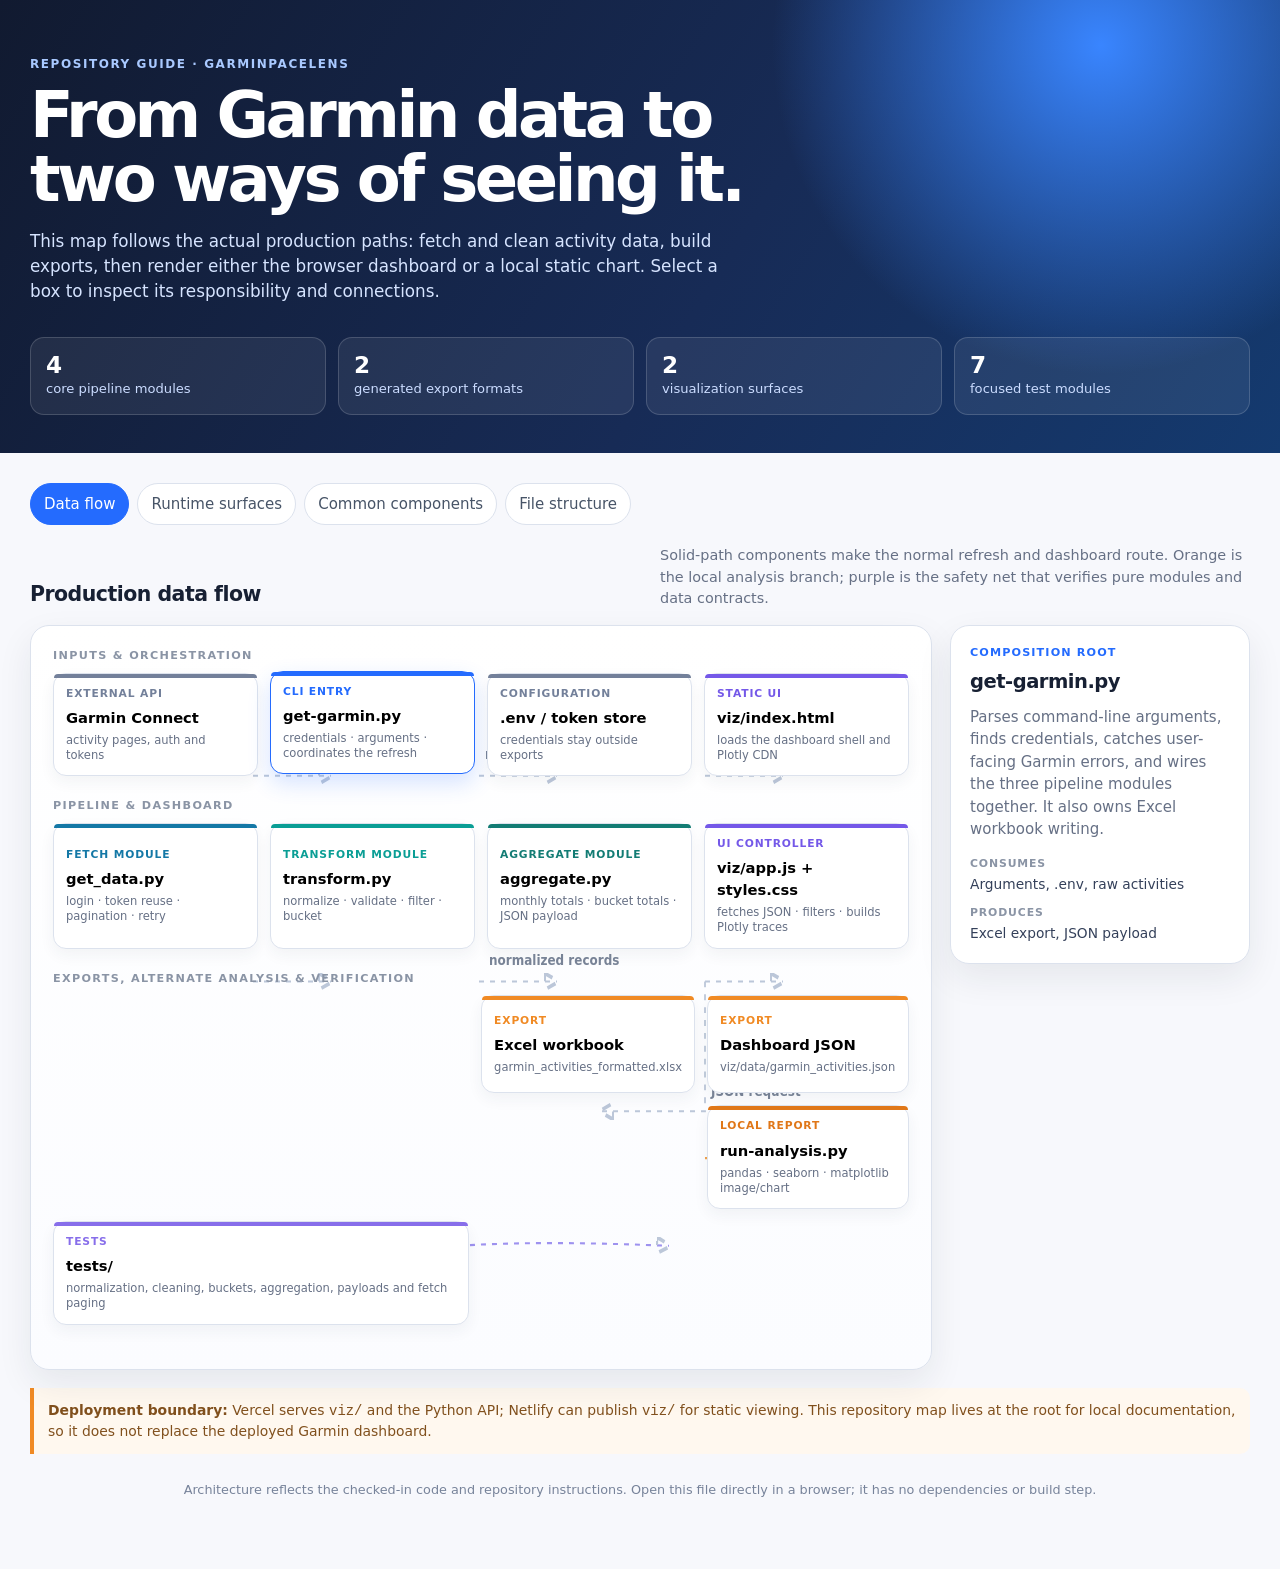
<file: index.html>
<!doctype html>
<html lang="en">
<head>
  <meta charset="utf-8">
  <meta name="viewport" content="width=device-width, initial-scale=1">
  <title>GarminPaceLens · Codebase Map</title>
  <style>
    :root { --ink:#172033; --muted:#667085; --paper:#f7f8fc; --panel:#fff; --line:#dce2ed; --blue:#246bfe; --teal:#0a9e95; --orange:#f08a24; --violet:#7458e8; --shadow:0 14px 35px rgba(22,34,56,.08); }
    * { box-sizing:border-box; }
    body { margin:0; color:var(--ink); background:var(--paper); font:15px/1.5 Inter, ui-sans-serif, system-ui, -apple-system, BlinkMacSystemFont, "Segoe UI", sans-serif; }
    button { font:inherit; }
    .shell { width:min(1220px, calc(100% - 32px)); margin:auto; }
    .hero { color:#fff; background:radial-gradient(circle at 86% 10%, #3985ff 0, transparent 28%), linear-gradient(122deg,#111a30 0%,#172b56 57%,#143a6f 100%); padding:55px 0 38px; overflow:hidden; }
    .eyebrow { margin:0 0 10px; color:#a9c9ff; font-size:.75rem; font-weight:700; letter-spacing:.13em; text-transform:uppercase; }
    h1 { max-width:800px; margin:0; font-size:clamp(2.2rem,5vw,4.5rem); letter-spacing:-.055em; line-height:1; }
    .hero-copy { max-width:710px; margin:18px 0 0; color:#d6e4ff; font-size:1.05rem; }
    .metrics { display:grid; grid-template-columns:repeat(4,1fr); gap:12px; margin-top:32px; }
    .metric { padding:14px 15px; border:1px solid rgba(255,255,255,.16); border-radius:14px; background:rgba(255,255,255,.07); }
    .metric strong { display:block; font-size:1.45rem; line-height:1.1; }.metric span { color:#cbdcff; font-size:.82rem; }
    main { padding:30px 0 58px; }
    .tabs { display:flex; gap:8px; flex-wrap:wrap; margin-bottom:20px; }
    .tab { padding:9px 13px; color:#475467; border:1px solid var(--line); border-radius:999px; background:#fff; cursor:pointer; }.tab:hover,.tab:focus-visible { border-color:var(--blue); color:var(--blue); outline:none; }.tab.active { color:#fff; border-color:var(--blue); background:var(--blue); }
    .view { display:none; }.view.active { display:block; }
    .section-heading { display:flex; justify-content:space-between; gap:20px; align-items:end; margin:0 0 15px; }.section-heading h2 { margin:0; font-size:1.28rem; letter-spacing:-.025em; }.section-heading p { max-width:590px; margin:0; color:var(--muted); font-size:.9rem; }
    .architecture { display:grid; grid-template-columns:minmax(0,1fr) 300px; gap:18px; align-items:start; }
    .diagram { position:relative; min-height:635px; padding:22px; border:1px solid var(--line); border-radius:19px; background:linear-gradient(180deg,#fff,#fbfcff); box-shadow:var(--shadow); overflow:hidden; }
    .flow { position:absolute; inset:0; z-index:0; width:100%; height:100%; pointer-events:none; }.flow path { fill:none; stroke:#bcc7d9; stroke-width:1.8; stroke-dasharray:5 6; }.flow .analysis-path { stroke:#f1a24c; }.flow .test-path { stroke:#9e92ef; }.flow text { fill:#7a8598; font-size:12px; font-weight:600; }
    .lane { position:relative; z-index:1; display:grid; grid-template-columns:repeat(4,1fr); gap:12px; margin-bottom:22px; }.lane-label { grid-column:1/-1; margin:0 0 -4px; color:#8a94a5; font-size:.7rem; font-weight:800; letter-spacing:.12em; text-transform:uppercase; }
    .node { position:relative; min-height:98px; padding:12px; text-align:left; border:1px solid var(--line); border-radius:13px; background:var(--panel); box-shadow:0 6px 15px rgba(31,47,75,.055); cursor:pointer; transition:.17s transform,.17s border-color,.17s box-shadow; }.node:hover,.node:focus-visible,.node.selected { border-color:var(--node); box-shadow:0 9px 22px color-mix(in srgb,var(--node) 19%,transparent); transform:translateY(-2px); outline:none; }.node::before { position:absolute; top:0; left:0; width:100%; height:4px; content:""; border-radius:13px 13px 0 0; background:var(--node); }.node .kind { display:block; margin-bottom:5px; color:var(--node); font-size:.67rem; font-weight:800; letter-spacing:.08em; text-transform:uppercase; }.node strong { display:block; font-size:.92rem; }.node small { display:block; margin-top:4px; color:var(--muted); font-size:.72rem; line-height:1.32; }.cli { --node:var(--blue); }.fetch { --node:#1478a6; }.transform { --node:var(--teal); }.aggregate { --node:#137c74; }.output { --node:var(--orange); }.dashboard { --node:var(--violet); }.analysis { --node:#e07718; }.test { --node:#876eea; }.external { --node:#73809a; }
    .source { grid-column:1; }.cli-node { grid-column:2; }.dashboard-node { grid-column:4; }.fetch-node { grid-column:1; }.transform-node { grid-column:2; }.aggregate-node { grid-column:3; }.json-node { grid-column:4; }.xlsx-node { grid-column:3; }.analysis-node { grid-column:4; }.tests-node { grid-column:1/3; }
    .inspector { position:sticky; top:16px; padding:19px; border:1px solid var(--line); border-radius:19px; background:#fff; box-shadow:var(--shadow); }.inspector .label { margin:0 0 5px; color:var(--blue); font-size:.7rem; font-weight:800; letter-spacing:.1em; text-transform:uppercase; }.inspector h3 { margin:0; font-size:1.22rem; letter-spacing:-.025em; }.inspector p { margin:10px 0; color:var(--muted); }.inspector dl { margin:15px 0 0; }.inspector dt { margin-top:10px; color:#8a94a5; font-size:.68rem; font-weight:800; letter-spacing:.08em; text-transform:uppercase; }.inspector dd { margin:2px 0 0; color:#34405a; font-size:.86rem; }.inspector code,.code { padding:.12em .35em; border-radius:5px; color:#2f3d58; background:#eef2f8; font-family:"SFMono-Regular",Consolas,monospace; font-size:.83em; }
    .note { margin-top:18px; padding:12px 14px; border-left:4px solid var(--orange); border-radius:0 10px 10px 0; color:#81501d; background:#fff8ef; font-size:.87rem; }
    .surface-grid,.common-grid { display:grid; grid-template-columns:repeat(3,1fr); gap:15px; }.surface-card,.common-card { padding:18px; border:1px solid var(--line); border-radius:16px; background:#fff; box-shadow:0 7px 20px rgba(31,47,75,.045); }.surface-card h3,.common-card h3 { margin:0; font-size:1rem; }.surface-card p,.common-card p { margin:8px 0 0; color:var(--muted); font-size:.88rem; }.tag { display:inline-block; margin:12px 5px 0 0; padding:3px 8px; color:#38507a; border:1px solid #d8e2f3; border-radius:999px; background:#f5f8fd; font-size:.73rem; }
    .tree { padding:20px; border:1px solid var(--line); border-radius:18px; background:#17223a; color:#d9e5fb; box-shadow:var(--shadow); font:13px/1.75 "SFMono-Regular",Consolas,monospace; white-space:pre-wrap; }.tree b { color:#8bb4ff; }.tree .muted { color:#94a6c5; }.tree .warning { color:#ffc16b; }
    .shared-table { width:100%; border-collapse:separate; border-spacing:0; overflow:hidden; border:1px solid var(--line); border-radius:15px; background:#fff; box-shadow:var(--shadow); }.shared-table th,.shared-table td { padding:13px 15px; text-align:left; vertical-align:top; border-bottom:1px solid var(--line); }.shared-table tr:last-child td { border-bottom:0; }.shared-table th { color:#64748b; background:#f8faff; font-size:.73rem; letter-spacing:.08em; text-transform:uppercase; }.shared-table td { font-size:.88rem; }.status { display:inline-block; padding:3px 7px; border-radius:999px; font-size:.72rem; font-weight:700; }.yes { color:#076a55; background:#dcf7ee; }.mirror { color:#835817; background:#fff0d8; }.gap { color:#74529e; background:#f0e8ff; }
    .footer { margin-top:26px; color:#77839a; font-size:.8rem; text-align:center; }
    @media (max-width:900px) { .architecture { grid-template-columns:1fr; }.inspector { position:static; }.surface-grid,.common-grid { grid-template-columns:1fr 1fr; }.diagram { min-height:0; }.flow { display:none; }.lane { grid-template-columns:repeat(2,1fr); }.source,.cli-node,.dashboard-node,.fetch-node,.transform-node,.aggregate-node,.json-node,.xlsx-node,.analysis-node,.tests-node { grid-column:auto; } }
    @media (max-width:600px) { .shell { width:min(100% - 22px,1220px); }.hero { padding-top:35px; }.metrics,.surface-grid,.common-grid { grid-template-columns:1fr 1fr; }.section-heading { display:block; }.section-heading p { margin-top:7px; }.shared-table { display:block; overflow-x:auto; }.lane { grid-template-columns:1fr; }.metrics .metric:last-child { grid-column:1/-1; } }
  </style>
</head>
<body>
  <header class="hero">
    <div class="shell">
      <p class="eyebrow">Repository guide · GarminPaceLens</p>
      <h1>From Garmin data to two ways of seeing it.</h1>
      <p class="hero-copy">This map follows the actual production paths: fetch and clean activity data, build exports, then render either the browser dashboard or a local static chart. Select a box to inspect its responsibility and connections.</p>
      <div class="metrics" aria-label="Codebase summary">
        <div class="metric"><strong>4</strong><span>core pipeline modules</span></div>
        <div class="metric"><strong>2</strong><span>generated export formats</span></div>
        <div class="metric"><strong>2</strong><span>visualization surfaces</span></div>
        <div class="metric"><strong>7</strong><span>focused test modules</span></div>
      </div>
    </div>
  </header>
  <main class="shell">
    <nav class="tabs" aria-label="Architecture views">
      <button class="tab active" data-view="flow" type="button">Data flow</button>
      <button class="tab" data-view="surfaces" type="button">Runtime surfaces</button>
      <button class="tab" data-view="shared" type="button">Common components</button>
      <button class="tab" data-view="tree" type="button">File structure</button>
    </nav>

    <section class="view active" id="flow">
      <div class="section-heading"><h2>Production data flow</h2><p>Solid-path components make the normal refresh and dashboard route. Orange is the local analysis branch; purple is the safety net that verifies pure modules and data contracts.</p></div>
      <div class="architecture">
        <div class="diagram" aria-label="Interactive production data-flow diagram">
          <svg class="flow" viewBox="0 0 900 635" aria-hidden="true" preserveAspectRatio="none">
            <defs><marker id="arrow" markerWidth="8" markerHeight="8" refX="7" refY="4" orient="auto"><path d="M0,0 L8,4 L0,8z" fill="#bcc7d9"/></marker><marker id="orange-arrow" markerWidth="8" markerHeight="8" refX="7" refY="4" orient="auto"><path d="M0,0 L8,4 L0,8z" fill="#f1a24c"/></marker><marker id="violet-arrow" markerWidth="8" markerHeight="8" refX="7" refY="4" orient="auto"><path d="M0,0 L8,4 L0,8z" fill="#9e92ef"/></marker></defs>
            <path d="M222 128 H300" marker-end="url(#arrow)"/><path d="M448 128 H526" marker-end="url(#arrow)"/><path d="M674 128 H752" marker-end="url(#arrow)"/>
            <path d="M222 304 H300" marker-end="url(#arrow)"/><path d="M448 304 H526" marker-end="url(#arrow)"/><path d="M674 304 H752" marker-end="url(#arrow)"/>
            <path d="M674 304 V415 H570" marker-end="url(#arrow)"/><path class="analysis-path" d="M674 455 H752" marker-end="url(#orange-arrow)"/><path class="test-path" d="M222 562 C350 525, 490 525, 638 530" marker-end="url(#violet-arrow)"/>
            <text x="454" y="114">raw activities</text><text x="458" y="290">normalized records</text><text x="680" y="402">JSON request</text>
          </svg>
          <div class="lane">
            <p class="lane-label">Inputs &amp; orchestration</p>
            <button class="node external source" data-node="garmin" type="button"><span class="kind">External API</span><strong>Garmin Connect</strong><small>activity pages, auth and tokens</small></button>
            <button class="node cli cli-node" data-node="cli" type="button"><span class="kind">CLI entry</span><strong>get-garmin.py</strong><small>credentials · arguments · coordinates the refresh</small></button>
            <button class="node external" data-node="env" type="button"><span class="kind">Configuration</span><strong>.env / token store</strong><small>credentials stay outside exports</small></button>
            <button class="node dashboard dashboard-node" data-node="viz" type="button"><span class="kind">Static UI</span><strong>viz/index.html</strong><small>loads the dashboard shell and Plotly CDN</small></button>
          </div>
          <div class="lane">
            <p class="lane-label">Pipeline &amp; dashboard</p>
            <button class="node fetch fetch-node" data-node="fetch" type="button"><span class="kind">Fetch module</span><strong>get_data.py</strong><small>login · token reuse · pagination · retry</small></button>
            <button class="node transform transform-node" data-node="transform" type="button"><span class="kind">Transform module</span><strong>transform.py</strong><small>normalize · validate · filter · bucket</small></button>
            <button class="node aggregate aggregate-node" data-node="aggregate" type="button"><span class="kind">Aggregate module</span><strong>aggregate.py</strong><small>monthly totals · bucket totals · JSON payload</small></button>
            <button class="node dashboard json-node" data-node="app" type="button"><span class="kind">UI controller</span><strong>viz/app.js + styles.css</strong><small>fetches JSON · filters · builds Plotly traces</small></button>
          </div>
          <div class="lane">
            <p class="lane-label">Exports, alternate analysis &amp; verification</p>
            <button class="node output xlsx-node" data-node="xlsx" type="button"><span class="kind">Export</span><strong>Excel workbook</strong><small>garmin_activities_formatted.xlsx</small></button>
            <button class="node output" data-node="json" type="button"><span class="kind">Export</span><strong>Dashboard JSON</strong><small>viz/data/garmin_activities.json</small></button>
            <button class="node analysis analysis-node" data-node="analysis" type="button"><span class="kind">Local report</span><strong>run-analysis.py</strong><small>pandas · seaborn · matplotlib image/chart</small></button>
            <button class="node test tests-node" data-node="tests" type="button"><span class="kind">Tests</span><strong>tests/</strong><small>normalization, cleaning, buckets, aggregation, payloads and fetch paging</small></button>
          </div>
        </div>
        <aside class="inspector" id="inspector" aria-live="polite"></aside>
      </div>
      <p class="note"><strong>Deployment boundary:</strong> Vercel serves <code>viz/</code> and the Python API; Netlify can publish <code>viz/</code> for static viewing. This repository map lives at the root for local documentation, so it does not replace the deployed Garmin dashboard.</p>
    </section>

    <section class="view" id="surfaces">
      <div class="section-heading"><h2>Four runtime surfaces</h2><p>The project is deliberately split into a fetch pipeline, a static dashboard, a local chart route, and a small unrelated API experiment.</p></div>
      <div class="surface-grid">
        <article class="surface-card"><h3>Refresh command</h3><p><code>get-garmin.py</code> is the only production entry point. It turns credentials and Garmin API pages into normalized records plus both exports.</p><span class="tag">Python</span><span class="tag">Garmin Connect</span><span class="tag">Excel + JSON</span></article>
        <article class="surface-card"><h3>Browser dashboard</h3><p><code>viz/</code> is a no-build static app: HTML provides the mount point, JavaScript reads the generated JSON, CSS defines the responsive UI, and Plotly renders the chart.</p><span class="tag">ES modules</span><span class="tag">Plotly CDN</span><span class="tag">Netlify</span></article>
        <article class="surface-card"><h3>Local analysis</h3><p><code>run-analysis.py</code> reads the Excel export back in, filters running records, groups monthly metrics, and displays or saves a traditional chart.</p><span class="tag">pandas</span><span class="tag">seaborn</span><span class="tag">matplotlib</span></article>
        <article class="surface-card"><h3>Tests</h3><p>Tests focus on the reusable Python logic: raw Garmin shapes, cleaning boundaries, page retrieval, monthly rollups, bucket partitions, and serialized payloads.</p><span class="tag">pytest</span><span class="tag">synthetic fixtures</span></article>
        <article class="surface-card"><h3>Configuration</h3><p><code>pyproject.toml</code> defines the Python runtime and packages. <code>requirements*.txt</code> are alternate dependency lists. <code>netlify.toml</code> publishes <code>viz/</code>.</p><span class="tag">uv</span><span class="tag">Python 3.14+</span></article>
        <article class="surface-card"><h3>Standalone experiment</h3><p><code>Test-nvidia.py</code> sends one streamed prompt through NVIDIA's OpenAI-compatible endpoint. It is not imported by, or connected to, the Garmin pipeline.</p><span class="tag">OpenAI client</span><span class="tag">separate concern</span></article>
      </div>
    </section>

    <section class="view" id="shared">
      <div class="section-heading"><h2>Shared components &amp; boundaries</h2><p>The strongest reuse is in the pure transformation and aggregation layer. A few concepts are intentionally mirrored or currently duplicated across the two display routes.</p></div>
      <table class="shared-table">
        <thead><tr><th>Component / concern</th><th>Used by</th><th>Relationship</th><th>State</th></tr></thead>
        <tbody>
          <tr><td><code>normalize_activity()</code> + <code>clean()</code></td><td>CLI pipeline; unit tests</td><td>One canonical schema and validation gate before any export exists.</td><td><span class="status yes">Shared source</span></td></tr>
          <tr><td><code>to_bucket()</code> + <code>BUCKET_NAMES</code></td><td><code>aggregate.py</code>; tests</td><td>Python is the source of truth for bucket definitions and monthly bucket output.</td><td><span class="status yes">Shared source</span></td></tr>
          <tr><td>Distance bucketing in <code>app.js</code></td><td>Browser filtering</td><td><code>toBucketClient()</code> mirrors Python bucket boundaries so the client can filter individual activities.</td><td><span class="status mirror">Intentional mirror</span></td></tr>
          <tr><td>Monthly metrics</td><td><code>aggregate.py</code>; <code>run-analysis.py</code></td><td>Both calculate per-month distance, pace and heart-rate views, but each owns its own implementation and output format.</td><td><span class="status gap">Parallel logic</span></td></tr>
          <tr><td>Dependency declarations</td><td><code>pyproject.toml</code>; <code>requirements.txt</code>; <code>requirements-garmin.txt</code></td><td>They list overlapping packages. The README directs new setup through <code>uv sync</code>.</td><td><span class="status gap">Multiple manifests</span></td></tr>
          <tr><td>Credentials and private activity data</td><td><code>.env</code>; token store; generated exports</td><td>Ignored by Git; the dashboard JSON itself contains personal activity information and is generated locally.</td><td><span class="status yes">Protected boundary</span></td></tr>
        </tbody>
      </table>
      <div class="common-grid" style="margin-top:16px">
        <article class="common-card"><h3>Clean hand-off</h3><p>The normalized activity dictionary is the central contract: dates, distance, pace, duration, HR, elevation, VO₂ max, calories and activity type. Everything downstream consumes that cleaned record.</p></article>
        <article class="common-card"><h3>Two output contracts</h3><p>The Excel file preserves rows for offline analysis. The JSON payload adds metadata and precomputed monthly summaries so the dashboard can remain static and fast.</p></article>
        <article class="common-card"><h3>Where reuse stops</h3><p>The browser intentionally has no Python runtime, so it cannot call the shared Python helpers. The small JS bucket mirror is the practical no-build trade-off.</p></article>
      </div>
    </section>

    <section class="view" id="tree">
      <div class="section-heading"><h2>Repository structure</h2><p>Grouped by responsibility rather than every generated or private local file.</p></div>
      <div class="tree"><b>GarminPaceLens/</b>
├── <b>get-garmin.py</b>              <span class="muted"># CLI composition root; writes Excel + JSON</span>
├── <b>get_data.py</b>                <span class="muted"># Garmin authentication, token reuse, pagination, retry</span>
├── <b>transform.py</b>               <span class="muted"># raw activity → normalized record → clean record / bucket</span>
├── <b>aggregate.py</b>               <span class="muted"># monthly rollups and dashboard payload serialization</span>
├── <b>run-analysis.py</b>            <span class="muted"># Excel → local pandas/seaborn/matplotlib chart</span>
├── <span class="warning">Test-nvidia.py</span>             <span class="muted"># isolated NVIDIA/OpenAI-compatible experiment</span>
├── <b>viz/</b>                       <span class="muted"># Netlify publish directory</span>
│   ├── <b>index.html</b>             <span class="muted"># dashboard document + Plotly CDN</span>
│   ├── <b>app.js</b>                 <span class="muted"># dashboard state, filtering, Plotly traces</span>
│   ├── <b>styles.css</b>             <span class="muted"># dashboard presentation and responsive layout</span>
│   └── data/garmin_activities.json  <span class="muted"># generated; Git-ignored</span>
├── <b>tests/</b>                     <span class="muted"># pytest checks for pipeline contracts</span>
├── <b>planning/</b> + <b>docs/</b>            <span class="muted"># design history and implementation plan</span>
├── pyproject.toml / uv.lock          <span class="muted"># primary dependency setup</span>
├── requirements*.txt                 <span class="muted"># alternate package lists</span>
└── netlify.toml                      <span class="muted"># publish = viz</span>

<span class="muted">Private / generated items deliberately omitted: .env, Garmin token store, Excel exports, activity markdown export, virtual environment and Git metadata.</span></div>
    </section>
    <p class="footer">Architecture reflects the checked-in code and repository instructions. Open this file directly in a browser; it has no dependencies or build step.</p>
  </main>
  <script>
    const nodeData = {
      garmin: { label: "External input", title: "Garmin Connect", text: "The only remote data source in the production path. get_data.py creates the client, authenticates with a reusable token store, then requests activity pages.", reads: "Credentials and token directory", writes: "Raw activity dictionaries" },
      env: { label: "Private configuration", title: ".env and token store", text: "GARMIN_USERNAME and GARMIN_PASSWORD are loaded by the CLI. Garmin refresh tokens live separately, defaulting to ~/.garminconnect. Both stay out of source control.", reads: "Local environment", writes: "Authentication inputs" },
      cli: { label: "Composition root", title: "get-garmin.py", text: "Parses command-line arguments, finds credentials, catches user-facing Garmin errors, and wires the three pipeline modules together. It also owns Excel workbook writing.", reads: "Arguments, .env, raw activities", writes: "Excel export, JSON payload" },
      fetch: { label: "Fetch layer", title: "get_data.py", text: "Owns Garmin client login, secure token-file permissions, activity pagination and exponential retry on transient Garmin connection or rate-limit errors.", reads: "Credentials, Garmin API", writes: "A list of raw activities" },
      transform: { label: "Pure transform layer", title: "transform.py", text: "Converts Garmin’s variable raw shape into a stable activity schema, classifies activity type, applies quality rules in order, and assigns distance buckets.", reads: "Raw activity dictionaries", writes: "Kept records and drop-reason counts" },
      aggregate: { label: "Pure aggregation layer", title: "aggregate.py", text: "Builds complete year/month arrays, partitions those arrays by distance bucket, adds metadata, and serializes the JSON payload. Its helpers are directly covered by tests.", reads: "Cleaned activity records", writes: "Dashboard payload" },
      xlsx: { label: "Row-oriented export", title: "garmin_activities_formatted.xlsx", text: "A workbook containing the cleaned activity rows. It preserves the alternate local-analysis route and can be opened independently of the dashboard.", reads: "Cleaned records", writes: "Input for run-analysis.py" },
      json: { label: "Dashboard data contract", title: "viz/data/garmin_activities.json", text: "Generated data for the static site: meta, individual cleaned activities, monthly year totals and monthly totals by bucket. It is ignored by Git because it is personal activity data.", reads: "Payload from aggregate.py", writes: "Fetched by viz/app.js" },
      viz: { label: "Deployed document", title: "viz/index.html", text: "The static page includes a root element, loads the project CSS and ES module, and imports Plotly from a CDN. Netlify publishes this directory—not the repository root.", reads: "styles.css, app.js, Plotly CDN", writes: "Dashboard shell" },
      app: { label: "Dashboard controller", title: "viz/app.js + styles.css", text: "app.js fetches the generated JSON and creates controls, summary cards, filters and Plotly traces. styles.css owns the responsive visual layout; it is not a component framework.", reads: "Dashboard JSON, user selections", writes: "Interactive Plotly chart and stats" },
      analysis: { label: "Alternate local route", title: "run-analysis.py", text: "Reads the Excel workbook with pandas, normalizes legacy/new column names, restricts to running records, computes monthly values and renders a seaborn/matplotlib chart.", reads: "Excel export", writes: "Displayed or saved chart" },
      tests: { label: "Verification", title: "tests/", text: "Seven focused pytest modules protect the pipeline’s boundaries: normalization, cleaning, bucketing, aggregation, serialized payloads and paginated fetch behavior. The dashboard JavaScript has a syntax check in the README workflow.", reads: "Pure module interfaces", writes: "Fast regression feedback" }
    };
    const inspector = document.querySelector("#inspector");
    function selectNode(key) {
      const item = nodeData[key];
      document.querySelectorAll(".node").forEach((node) => node.classList.toggle("selected", node.dataset.node === key));
      inspector.innerHTML = `<p class="label">${item.label}</p><h3>${item.title}</h3><p>${item.text}</p><dl><dt>Consumes</dt><dd>${item.reads}</dd><dt>Produces</dt><dd>${item.writes}</dd></dl>`;
    }
    document.querySelectorAll(".node").forEach((node) => node.addEventListener("click", () => selectNode(node.dataset.node)));
    document.querySelectorAll(".tab").forEach((tab) => tab.addEventListener("click", () => {
      document.querySelectorAll(".tab").forEach((item) => item.classList.toggle("active", item === tab));
      document.querySelectorAll(".view").forEach((view) => view.classList.toggle("active", view.id === tab.dataset.view));
    }));
    selectNode("cli");
  </script>
</body>
</html>
</file>
